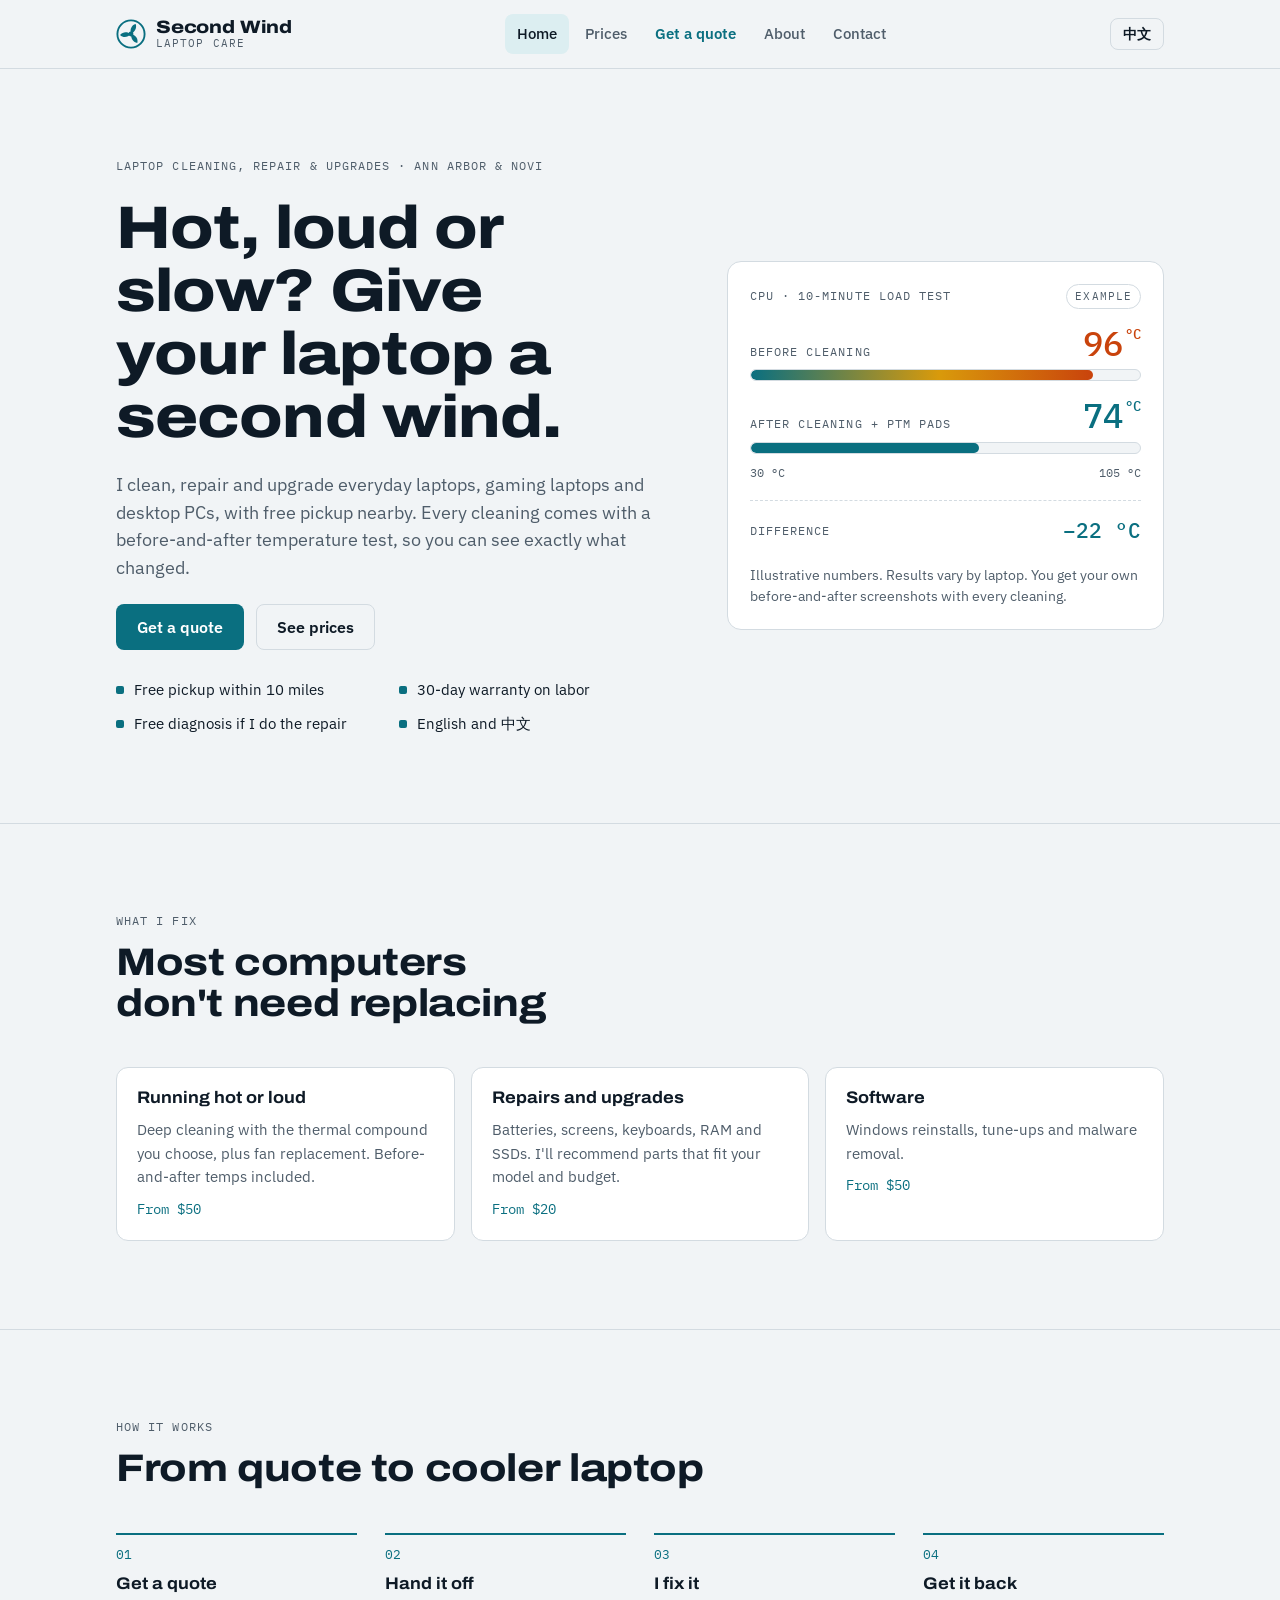
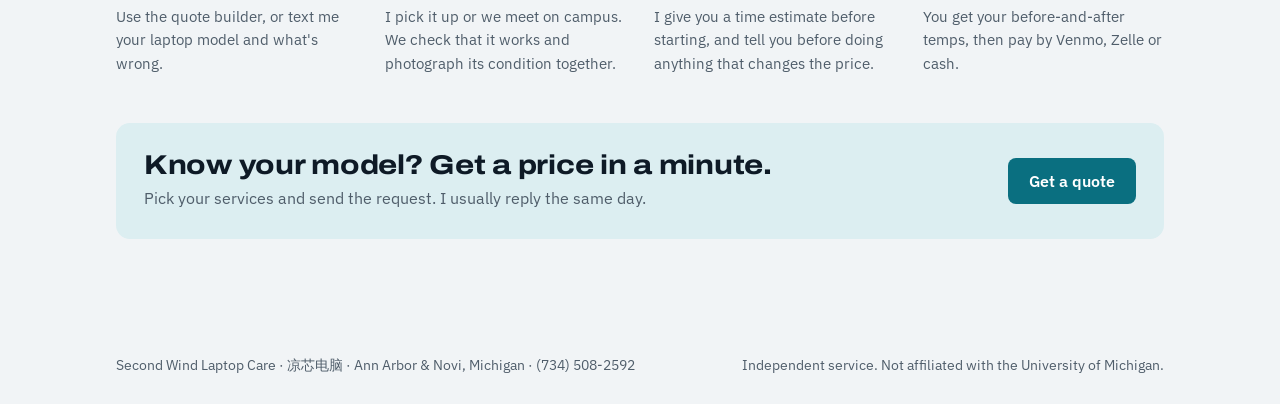
<file: index.html>
<!doctype html>
<html lang="en">
<head>
<meta charset="utf-8">
<meta name="viewport" content="width=device-width, initial-scale=1, viewport-fit=cover">
<title>Second Wind Laptop Care</title>
<meta name="description" content="Laptop and PC cleaning, repair and upgrades in Ann Arbor and Novi, Michigan. Free pickup nearby, before-and-after temperature tests, English and Chinese.">
<link rel="preconnect" href="https://fonts.googleapis.com">
<link rel="preconnect" href="https://fonts.gstatic.com" crossorigin>
<link rel="stylesheet" href="https://fonts.googleapis.com/css2?family=Archivo:wdth,wght@62..125,100..900&family=IBM+Plex+Mono:wght@400;500&family=IBM+Plex+Sans:wght@400;500;600&display=swap">
<link rel="stylesheet" href="assets/site.css">
</head>
<body data-page="home">
<header class="top">
  <div class="wrap top-row">
    <a class="brand" href="index.html" aria-label="Second Wind Laptop Care, home">
      <svg viewBox="0 0 32 32" width="30" height="30" aria-hidden="true">
        <circle cx="16" cy="16" r="14.5" fill="none" stroke="currentColor" stroke-width="2"/>
        <g fill="currentColor">
          <path d="M16 16C14.6 11 16.4 6.6 21 5.4C22.4 9.6 20.4 13.6 16 16Z"/>
          <path d="M16 16C14.6 11 16.4 6.6 21 5.4C22.4 9.6 20.4 13.6 16 16Z" transform="rotate(120 16 16)"/>
          <path d="M16 16C14.6 11 16.4 6.6 21 5.4C22.4 9.6 20.4 13.6 16 16Z" transform="rotate(240 16 16)"/>
        </g>
        <circle cx="16" cy="16" r="2.6" fill="currentColor"/>
      </svg>
      <span class="brand-name"><span class="en">Second Wind</span><span class="zh">凉芯电脑</span><small><span class="en">Laptop Care</span><span class="zh">Second Wind Laptop Care</span></small></span>
    </a>
    <nav class="nav" aria-label="Main">
      <a href="index.html" data-page="home"><span class="en">Home</span><span class="zh">首页</span></a>
      <a href="prices.html" data-page="prices"><span class="en">Prices</span><span class="zh">价格</span></a>
      <a class="nav-cta" href="quote.html" data-page="quote"><span class="en">Get a quote</span><span class="zh">获取报价</span></a>
      <a href="about.html" data-page="about"><span class="en">About</span><span class="zh">关于</span></a>
      <a href="contact.html" data-page="contact"><span class="en">Contact</span><span class="zh">联系</span></a>
    </nav>
    <button class="ghost lang" id="langBtn" type="button" aria-label="Switch language / 切换语言">中文</button>
  </div>
</header>

<main>
<section class="band hero">
    <div class="wrap hero-grid">
      <div class="hero-copy">
        <p class="label"><span class="en">Laptop cleaning, repair &amp; upgrades · Ann Arbor &amp; Novi</span><span class="zh">笔记本清灰 · 维修 · 升级 · 安娜堡 &amp; Novi</span></p>
        <h1><span class="en">Hot, loud or slow? Give your laptop a second wind.</span><span class="zh">发烫、风扇吵、卡顿？让你的电脑重新凉下来。</span></h1>
        <p class="lede"><span class="en">I clean, repair and upgrade everyday laptops, gaming laptops and desktop PCs, with free pickup nearby. Every cleaning comes with a before-and-after temperature test, so you can see exactly what changed.</span><span class="zh">普通笔记本、游戏本和台式机的清灰、维修和升级，附近免费上门取送。每次清灰都会做前后温度对比测试，效果一目了然。</span></p>
        <div class="cta-row">
          <a class="btn big" href="quote.html"><span class="en">Get a quote</span><span class="zh">在线估价</span></a>
          <a class="ghost big" href="prices.html"><span class="en">See prices</span><span class="zh">查看价格</span></a>
        </div>
        <ul class="trust">
          <li><span class="en">Free pickup within 10 miles</span><span class="zh">10 英里内免费取送</span></li>
          <li><span class="en">30-day warranty on labor</span><span class="zh">人工保修 30 天</span></li>
          <li><span class="en">Free diagnosis if I do the repair</span><span class="zh">修好才收检测费</span></li>
          <li><span class="en">English and 中文</span><span class="zh">中英文都可以沟通</span></li>
        </ul>
      </div>

      <aside class="readout" aria-label="Example before-and-after temperature readout">
        <div class="ro-head">
          <span class="label"><span class="en">CPU · 10-minute load test</span><span class="zh">CPU · 10 分钟满载测试</span></span>
          <span class="tag"><span class="en">EXAMPLE</span><span class="zh">示例</span></span>
        </div>
        <div class="ro-row">
          <div class="ro-top"><span class="label"><span class="en">Before cleaning</span><span class="zh">清灰前</span></span><span class="ro-temp hot">96<sup>°C</sup></span></div>
          <div class="track"><div class="fill hot"></div></div>
        </div>
        <div class="ro-row">
          <div class="ro-top"><span class="label"><span class="en">After cleaning + PTM pads</span><span class="zh">清灰 + 相变片后</span></span><span class="ro-temp cold">74<sup>°C</sup></span></div>
          <div class="track"><div class="fill cold"></div></div>
        </div>
        <div class="ro-scale"><span>30 °C</span><span>105 °C</span></div>
        <div class="ro-delta">
          <span class="label"><span class="en">Difference</span><span class="zh">降温</span></span>
          <strong>−22 °C</strong>
        </div>
        <p class="ro-cap"><span class="en">Illustrative numbers. Results vary by laptop. You get your own before-and-after screenshots with every cleaning.</span><span class="zh">示例数据，实际效果因机型而异。每次清灰都会给你前后对比截图。</span></p>
      </aside>
    </div>
  </section>

  <section class="band">
    <div class="wrap">
      <div class="section-head">
        <p class="label"><span class="en">What I fix</span><span class="zh">服务内容</span></p>
        <h2><span class="en">Most computers don't need replacing</span><span class="zh">大多数电脑其实不用换新</span></h2>
      </div>
      <div class="fix-grid">
        <a class="fix" href="prices.html">
          <h3><span class="en">Running hot or loud</span><span class="zh">发烫、噪音大</span></h3>
          <p><span class="en">Deep cleaning with the thermal compound you choose, plus fan replacement. Before-and-after temps included.</span><span class="zh">深度清灰、导热材料可自选，也可以更换风扇，附前后温度对比。</span></p>
          <span class="from" data-from="clean"></span>
        </a>
        <a class="fix" href="prices.html">
          <h3><span class="en">Repairs and upgrades</span><span class="zh">维修和升级</span></h3>
          <p><span class="en">Batteries, screens, keyboards, RAM and SSDs. I'll recommend parts that fit your model and budget.</span><span class="zh">电池、屏幕、键盘、内存和固态。我会按你的机型和预算推荐配件。</span></p>
          <span class="from" data-from="ram,clone,wifi,fan,battery,screen,keyboard,speaker,port"></span>
        </a>
        <a class="fix" href="prices.html">
          <h3><span class="en">Software</span><span class="zh">系统软件</span></h3>
          <p><span class="en">Windows reinstalls, tune-ups and malware removal.</span><span class="zh">重装系统、优化和清除病毒。</span></p>
          <span class="from" data-from="windows,malware"></span>
        </a>
      </div>
    </div>
  </section>

  <section class="band">
    <div class="wrap">
      <div class="section-head">
        <p class="label"><span class="en">How it works</span><span class="zh">服务流程</span></p>
        <h2><span class="en">From quote to cooler laptop</span><span class="zh">从报价到修好</span></h2>
      </div>
      <ol class="steps">
        <li><h3><span class="en">Get a quote</span><span class="zh">获取报价</span></h3><p><span class="en">Use the quote builder, or text me your laptop model and what's wrong.</span><span class="zh">用在线估价工具，或直接把电脑型号和问题发给我。</span></p></li>
        <li><h3><span class="en">Hand it off</span><span class="zh">交接电脑</span></h3><p><span class="en">I pick it up or we meet on campus. We check that it works and photograph its condition together.</span><span class="zh">我上门取件或校园见面。交接时一起检查功能，并拍照记录外观。</span></p></li>
        <li><h3><span class="en">I fix it</span><span class="zh">维修</span></h3><p><span class="en">I give you a time estimate before starting, and tell you before doing anything that changes the price.</span><span class="zh">开始前告诉你预计时间，任何会改变价格的操作都会先问你。</span></p></li>
        <li><h3><span class="en">Get it back</span><span class="zh">取回电脑</span></h3><p><span class="en">You get your before-and-after temps, then pay by Venmo, Zelle or cash.</span><span class="zh">交付时附上前后温度对比，可以用 Venmo、Zelle 或现金付款。</span></p></li>
      </ol>
      <div class="cta-band" style="margin-top:clamp(32px,5vw,48px)">
        <div>
          <h2><span class="en">Know your model? Get a price in a minute.</span><span class="zh">知道型号？一分钟估价。</span></h2>
          <p><span class="en">Pick your services and send the request. I usually reply the same day.</span><span class="zh">选好服务并发送申请，一般当天回复。</span></p>
        </div>
        <a class="btn big" href="quote.html"><span class="en">Get a quote</span><span class="zh">在线估价</span></a>
      </div>
    </div>
  </section>
</main>

<footer class="foot">
  <div class="wrap">
    <span>Second Wind Laptop Care · 凉芯电脑 · Ann Arbor &amp; Novi, Michigan · (734) 508-2592</span>
    <span><span class="en">Independent service. Not affiliated with the University of Michigan.</span><span class="zh">个人独立经营，与密歇根大学无关。</span></span>
  </div>
</footer>
<script src="assets/site.js"></script>
</body>
</html>
</file>
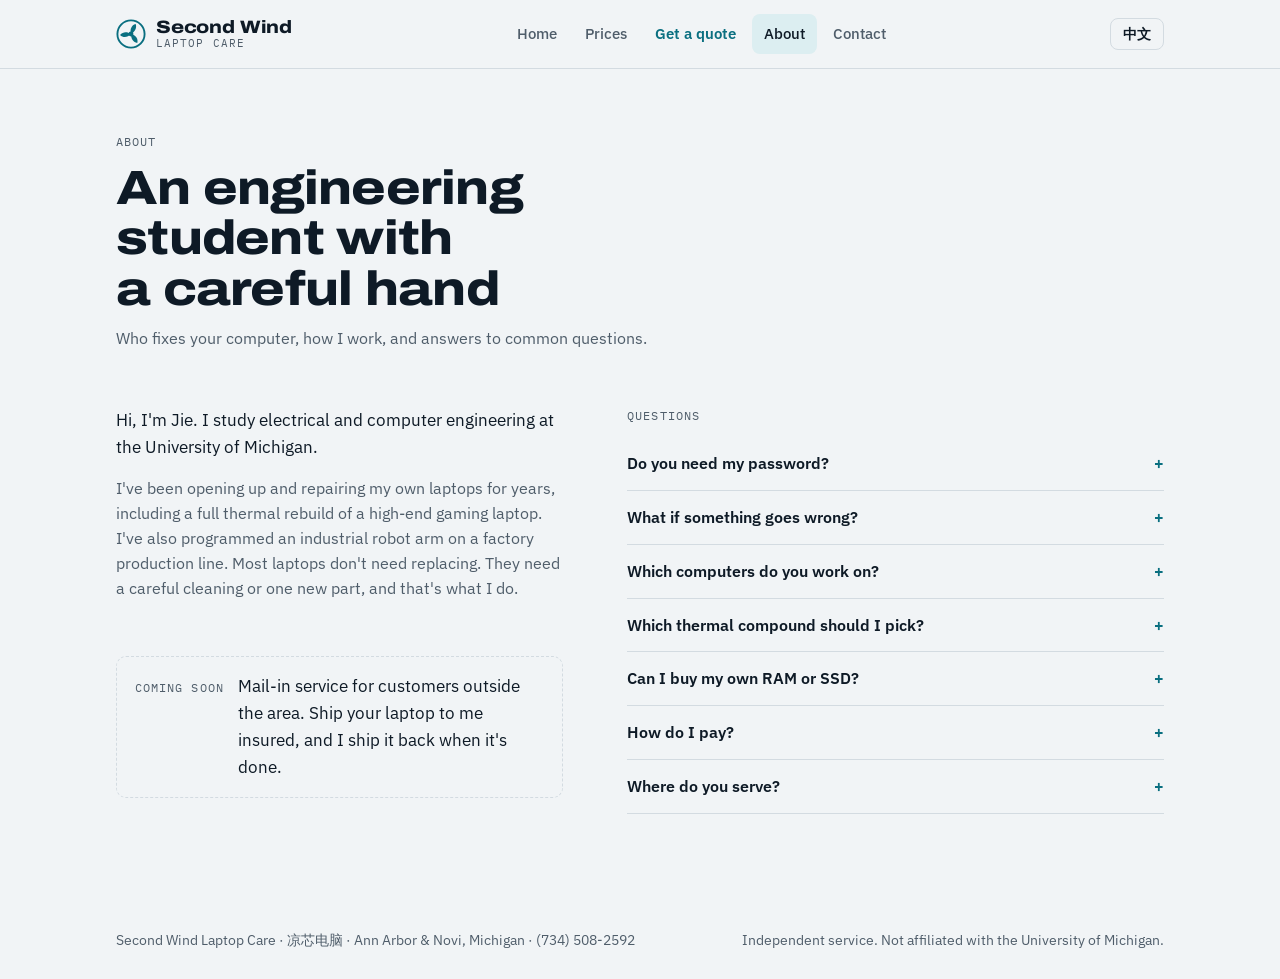
<file: about.html>
<!doctype html>
<html lang="en">
<head>
<meta charset="utf-8">
<meta name="viewport" content="width=device-width, initial-scale=1, viewport-fit=cover">
<title>About · Second Wind Laptop Care</title>
<meta name="description" content="Meet the University of Michigan engineering student behind Second Wind Laptop Care, plus answers to common repair questions.">
<link rel="preconnect" href="https://fonts.googleapis.com">
<link rel="preconnect" href="https://fonts.gstatic.com" crossorigin>
<link rel="stylesheet" href="https://fonts.googleapis.com/css2?family=Archivo:wdth,wght@62..125,100..900&family=IBM+Plex+Mono:wght@400;500&family=IBM+Plex+Sans:wght@400;500;600&display=swap">
<link rel="stylesheet" href="assets/site.css">
</head>
<body data-page="about">
<header class="top">
  <div class="wrap top-row">
    <a class="brand" href="index.html" aria-label="Second Wind Laptop Care, home">
      <svg viewBox="0 0 32 32" width="30" height="30" aria-hidden="true">
        <circle cx="16" cy="16" r="14.5" fill="none" stroke="currentColor" stroke-width="2"/>
        <g fill="currentColor">
          <path d="M16 16C14.6 11 16.4 6.6 21 5.4C22.4 9.6 20.4 13.6 16 16Z"/>
          <path d="M16 16C14.6 11 16.4 6.6 21 5.4C22.4 9.6 20.4 13.6 16 16Z" transform="rotate(120 16 16)"/>
          <path d="M16 16C14.6 11 16.4 6.6 21 5.4C22.4 9.6 20.4 13.6 16 16Z" transform="rotate(240 16 16)"/>
        </g>
        <circle cx="16" cy="16" r="2.6" fill="currentColor"/>
      </svg>
      <span class="brand-name"><span class="en">Second Wind</span><span class="zh">凉芯电脑</span><small><span class="en">Laptop Care</span><span class="zh">Second Wind Laptop Care</span></small></span>
    </a>
    <nav class="nav" aria-label="Main">
      <a href="index.html" data-page="home"><span class="en">Home</span><span class="zh">首页</span></a>
      <a href="prices.html" data-page="prices"><span class="en">Prices</span><span class="zh">价格</span></a>
      <a class="nav-cta" href="quote.html" data-page="quote"><span class="en">Get a quote</span><span class="zh">获取报价</span></a>
      <a href="about.html" data-page="about"><span class="en">About</span><span class="zh">关于</span></a>
      <a href="contact.html" data-page="contact"><span class="en">Contact</span><span class="zh">联系</span></a>
    </nav>
    <button class="ghost lang" id="langBtn" type="button" aria-label="Switch language / 切换语言">中文</button>
  </div>
</header>

<main>
<section class="page-head">
    <div class="wrap">
      <div class="section-head">
        <p class="label"><span class="en">About</span><span class="zh">关于</span></p>
        <h1><span class="en">An engineering student with a careful hand</span><span class="zh">认真细心的工科学生</span></h1>
        <p><span class="en">Who fixes your computer, how I work, and answers to common questions.</span><span class="zh">谁来修你的电脑、怎么修，以及常见问题。</span></p>
      </div>
    </div>
  </section>

  <section class="band">
    <div class="wrap split">
      <div class="about">
        <p><span class="en">Hi, I'm Jie. I study electrical and computer engineering at the University of Michigan.</span><span class="zh">你好，我是 Jie，在密歇根大学读电子与计算机工程。</span></p>
        <p><span class="en">I've been opening up and repairing my own laptops for years, including a full thermal rebuild of a high-end gaming laptop. I've also programmed an industrial robot arm on a factory production line. Most laptops don't need replacing. They need a careful cleaning or one new part, and that's what I do.</span><span class="zh">我自己拆修笔记本很多年了，包括给高端游戏本重新做散热。我也在工厂产线上给工业机械臂写过程序。大多数电脑其实不用换新，只需要认真清理一次或换一个配件，这正是我做的事。</span></p>
        <div class="mailin">
          <span class="label"><span class="en">Coming soon</span><span class="zh">即将推出</span></span>
          <p><span class="en">Mail-in service for customers outside the area. Ship your laptop to me insured, and I ship it back when it's done.</span><span class="zh">外地邮寄维修：把电脑保价寄给我，修好后寄回。</span></p>
        </div>
      </div>
      <div class="faq">
        <p class="label" style="margin-bottom:12px"><span class="en">Questions</span><span class="zh">常见问题</span></p>
        <details>
          <summary><span><span class="en">Do you need my password?</span><span class="zh">需要我的开机密码吗？</span></span></summary>
          <p><span class="en">No. I test with my own bootable USB drive, so your account stays private. Please back up important files before any repair.</span><span class="zh">不需要。我用自己的启动 U 盘做测试，不会碰你的账户。维修前请备份重要资料。</span></p>
        </details>
        <details>
          <summary><span><span class="en">What if something goes wrong?</span><span class="zh">如果修坏了怎么办？</span></span></summary>
          <p><span class="en">We check and photograph your laptop together before I start. If I damage something, I repair it or pay for it.</span><span class="zh">开始前我们会一起检查并拍照记录。如果是我造成的损坏，我负责修好或赔偿。</span></p>
        </details>
        <details>
          <summary><span><span class="en">Which computers do you work on?</span><span class="zh">修哪些电脑？</span></span></summary>
          <p><span class="en">Windows laptops and desktop PCs, from everyday laptops to gaming laptops like Alienware, Lenovo Legion, ASUS ROG, MSI and HP Omen. Harder-to-open models cost more, as shown on the Prices page. I don't take MacBooks yet.</span><span class="zh">Windows 笔记本和台式机，从普通笔记本到外星人、拯救者、ROG、微星、暗影精灵等游戏本都可以。越难拆的机型价格越高，详见价格页。暂时不修 MacBook。</span></p>
        </details>
        <details>
          <summary><span><span class="en">Which thermal compound should I pick?</span><span class="zh">导热材料选哪种？</span></span></summary>
          <p><span class="en">Standard paste is fine for most computers. For gaming laptops that run hot every day, a phase-change pad lasts much longer. If you're not sure, pick “Not sure” and I'll recommend one.</span><span class="zh">大多数电脑用标准硅脂就够了。每天高负载的游戏本更适合相变片，耐用得多。不确定就选“不确定”，我来推荐。</span></p>
        </details>
        <details>
          <summary><span><span class="en">Can I buy my own RAM or SSD?</span><span class="zh">可以自己买内存或固态吗？</span></span></summary>
          <p><span class="en">Yes. Ask me first and I'll recommend parts that fit your model and budget, for free. You can buy them yourself, or I'll buy them for you at cost after a deposit.</span><span class="zh">可以。先问我，我会免费推荐适合你机型和预算的配件。你可以自己买，也可以付定金后由我按成本价代购。</span></p>
        </details>
        <details>
          <summary><span><span class="en">How do I pay?</span><span class="zh">怎么付款？</span></span></summary>
          <p><span class="en">After the work is done, by Venmo, Zelle or cash. Jobs that need a part take a deposit before I order it.</span><span class="zh">修好后用 Venmo、Zelle 或现金付款。需要买配件的，订货前先付定金。</span></p>
        </details>
        <details>
          <summary><span><span class="en">Where do you serve?</span><span class="zh">服务范围？</span></span></summary>
          <p><span class="en">Ann Arbor, Ypsilanti and Novi. Pickup is free within 10 miles, or we can meet on campus.</span><span class="zh">安娜堡、Ypsilanti 和 Novi。10 英里内免费上门，也可以在校园见面。</span></p>
        </details>
      </div>
    </div>
  </section>
</main>

<footer class="foot">
  <div class="wrap">
    <span>Second Wind Laptop Care · 凉芯电脑 · Ann Arbor &amp; Novi, Michigan · (734) 508-2592</span>
    <span><span class="en">Independent service. Not affiliated with the University of Michigan.</span><span class="zh">个人独立经营，与密歇根大学无关。</span></span>
  </div>
</footer>
<script src="assets/site.js"></script>
</body>
</html>
</file>
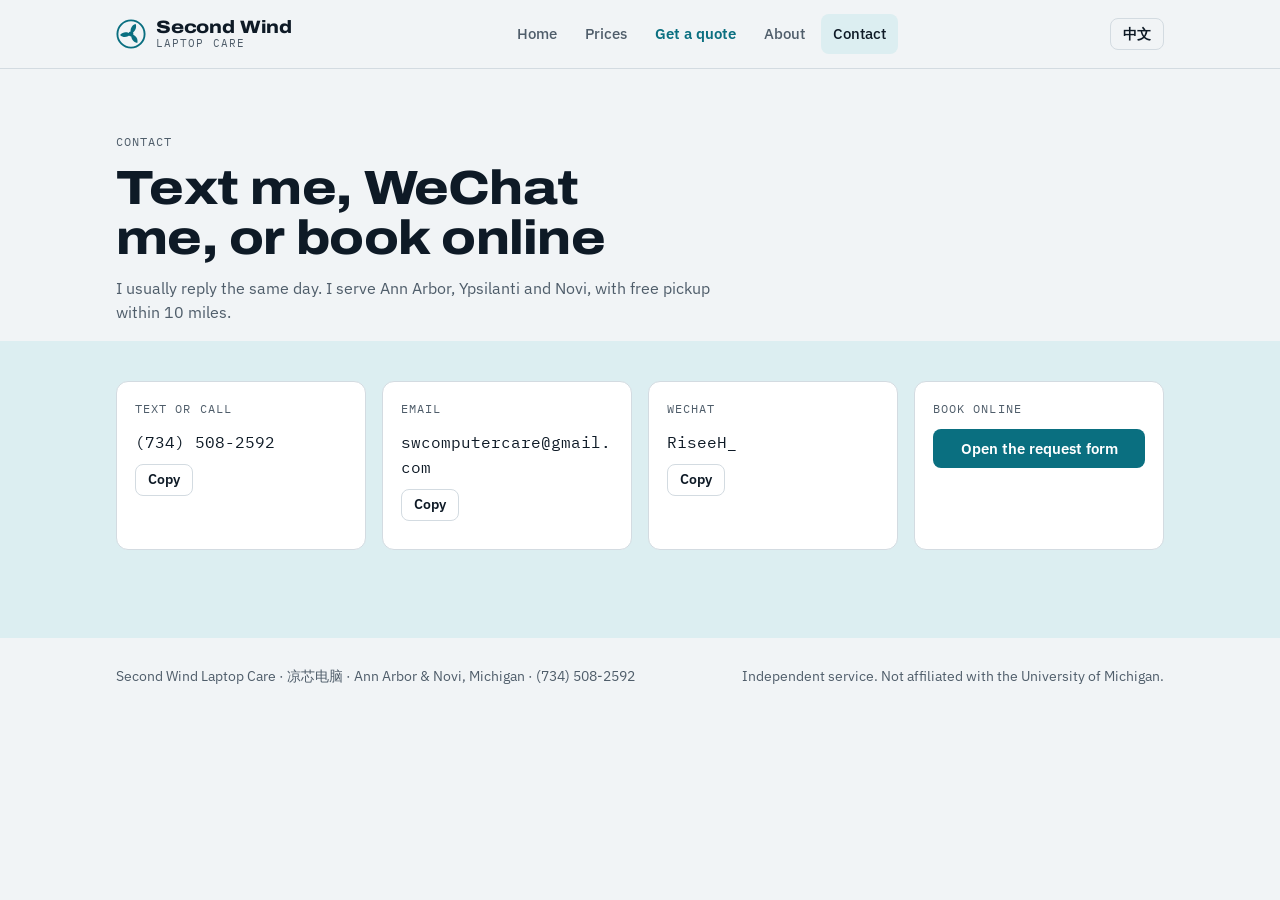
<file: contact.html>
<!doctype html>
<html lang="en">
<head>
<meta charset="utf-8">
<meta name="viewport" content="width=device-width, initial-scale=1, viewport-fit=cover">
<title>Contact · Second Wind Laptop Care</title>
<meta name="description" content="Contact Second Wind Laptop Care by text, phone, email or WeChat, or book a repair online. Ann Arbor, Ypsilanti and Novi.">
<link rel="preconnect" href="https://fonts.googleapis.com">
<link rel="preconnect" href="https://fonts.gstatic.com" crossorigin>
<link rel="stylesheet" href="https://fonts.googleapis.com/css2?family=Archivo:wdth,wght@62..125,100..900&family=IBM+Plex+Mono:wght@400;500&family=IBM+Plex+Sans:wght@400;500;600&display=swap">
<link rel="stylesheet" href="assets/site.css">
</head>
<body data-page="contact">
<header class="top">
  <div class="wrap top-row">
    <a class="brand" href="index.html" aria-label="Second Wind Laptop Care, home">
      <svg viewBox="0 0 32 32" width="30" height="30" aria-hidden="true">
        <circle cx="16" cy="16" r="14.5" fill="none" stroke="currentColor" stroke-width="2"/>
        <g fill="currentColor">
          <path d="M16 16C14.6 11 16.4 6.6 21 5.4C22.4 9.6 20.4 13.6 16 16Z"/>
          <path d="M16 16C14.6 11 16.4 6.6 21 5.4C22.4 9.6 20.4 13.6 16 16Z" transform="rotate(120 16 16)"/>
          <path d="M16 16C14.6 11 16.4 6.6 21 5.4C22.4 9.6 20.4 13.6 16 16Z" transform="rotate(240 16 16)"/>
        </g>
        <circle cx="16" cy="16" r="2.6" fill="currentColor"/>
      </svg>
      <span class="brand-name"><span class="en">Second Wind</span><span class="zh">凉芯电脑</span><small><span class="en">Laptop Care</span><span class="zh">Second Wind Laptop Care</span></small></span>
    </a>
    <nav class="nav" aria-label="Main">
      <a href="index.html" data-page="home"><span class="en">Home</span><span class="zh">首页</span></a>
      <a href="prices.html" data-page="prices"><span class="en">Prices</span><span class="zh">价格</span></a>
      <a class="nav-cta" href="quote.html" data-page="quote"><span class="en">Get a quote</span><span class="zh">获取报价</span></a>
      <a href="about.html" data-page="about"><span class="en">About</span><span class="zh">关于</span></a>
      <a href="contact.html" data-page="contact"><span class="en">Contact</span><span class="zh">联系</span></a>
    </nav>
    <button class="ghost lang" id="langBtn" type="button" aria-label="Switch language / 切换语言">中文</button>
  </div>
</header>

<main>
<section class="page-head">
    <div class="wrap">
      <div class="section-head">
        <p class="label"><span class="en">Contact</span><span class="zh">联系我</span></p>
        <h1><span class="en">Text me, WeChat me, or book online</span><span class="zh">短信、微信或在线预约</span></h1>
        <p><span class="en">I usually reply the same day. I serve Ann Arbor, Ypsilanti and Novi, with free pickup within 10 miles.</span><span class="zh">一般当天回复。服务安娜堡、Ypsilanti 和 Novi，10 英里内免费上门取送。</span></p>
      </div>
    </div>
  </section>

  <section class="band contact">
    <div class="wrap">
      <div class="contact-grid" id="contactGrid"></div>
    </div>
  </section>
</main>

<footer class="foot">
  <div class="wrap">
    <span>Second Wind Laptop Care · 凉芯电脑 · Ann Arbor &amp; Novi, Michigan · (734) 508-2592</span>
    <span><span class="en">Independent service. Not affiliated with the University of Michigan.</span><span class="zh">个人独立经营，与密歇根大学无关。</span></span>
  </div>
</footer>
<script src="assets/site.js"></script>
</body>
</html>
</file>
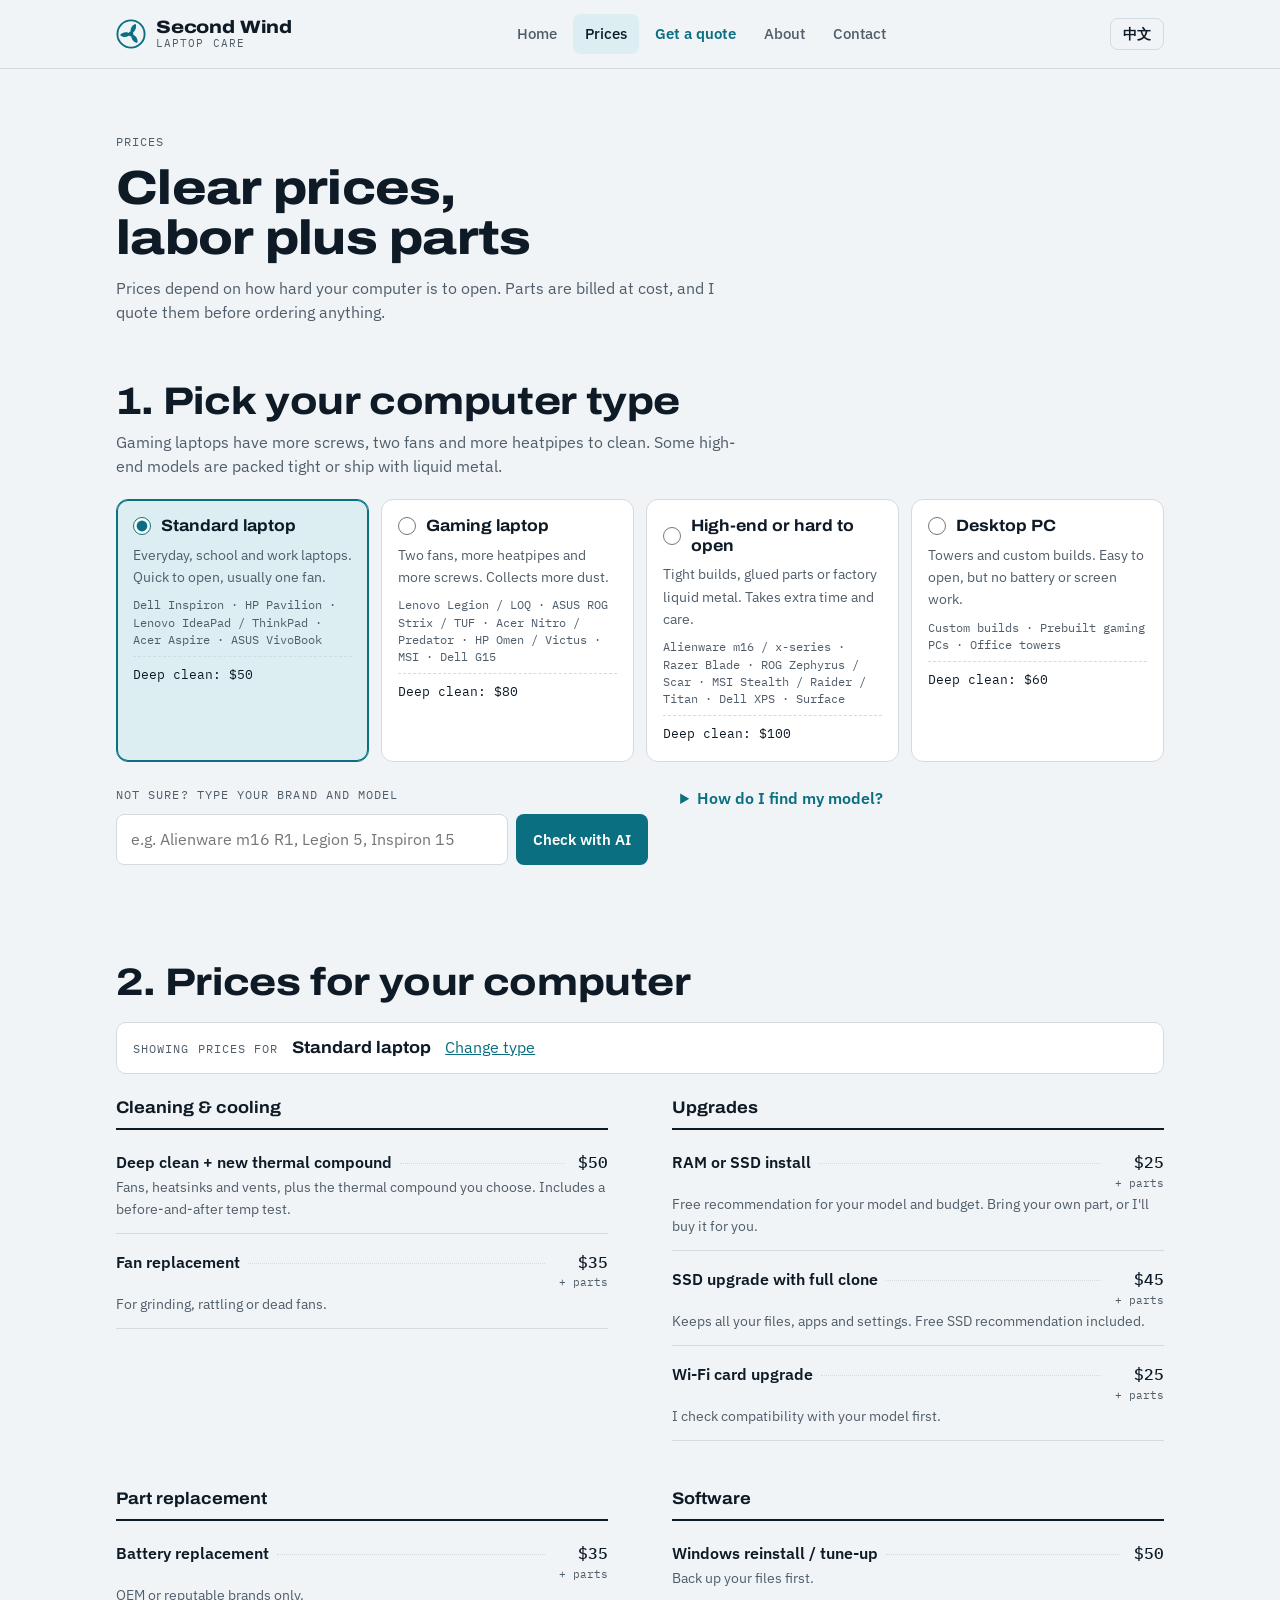
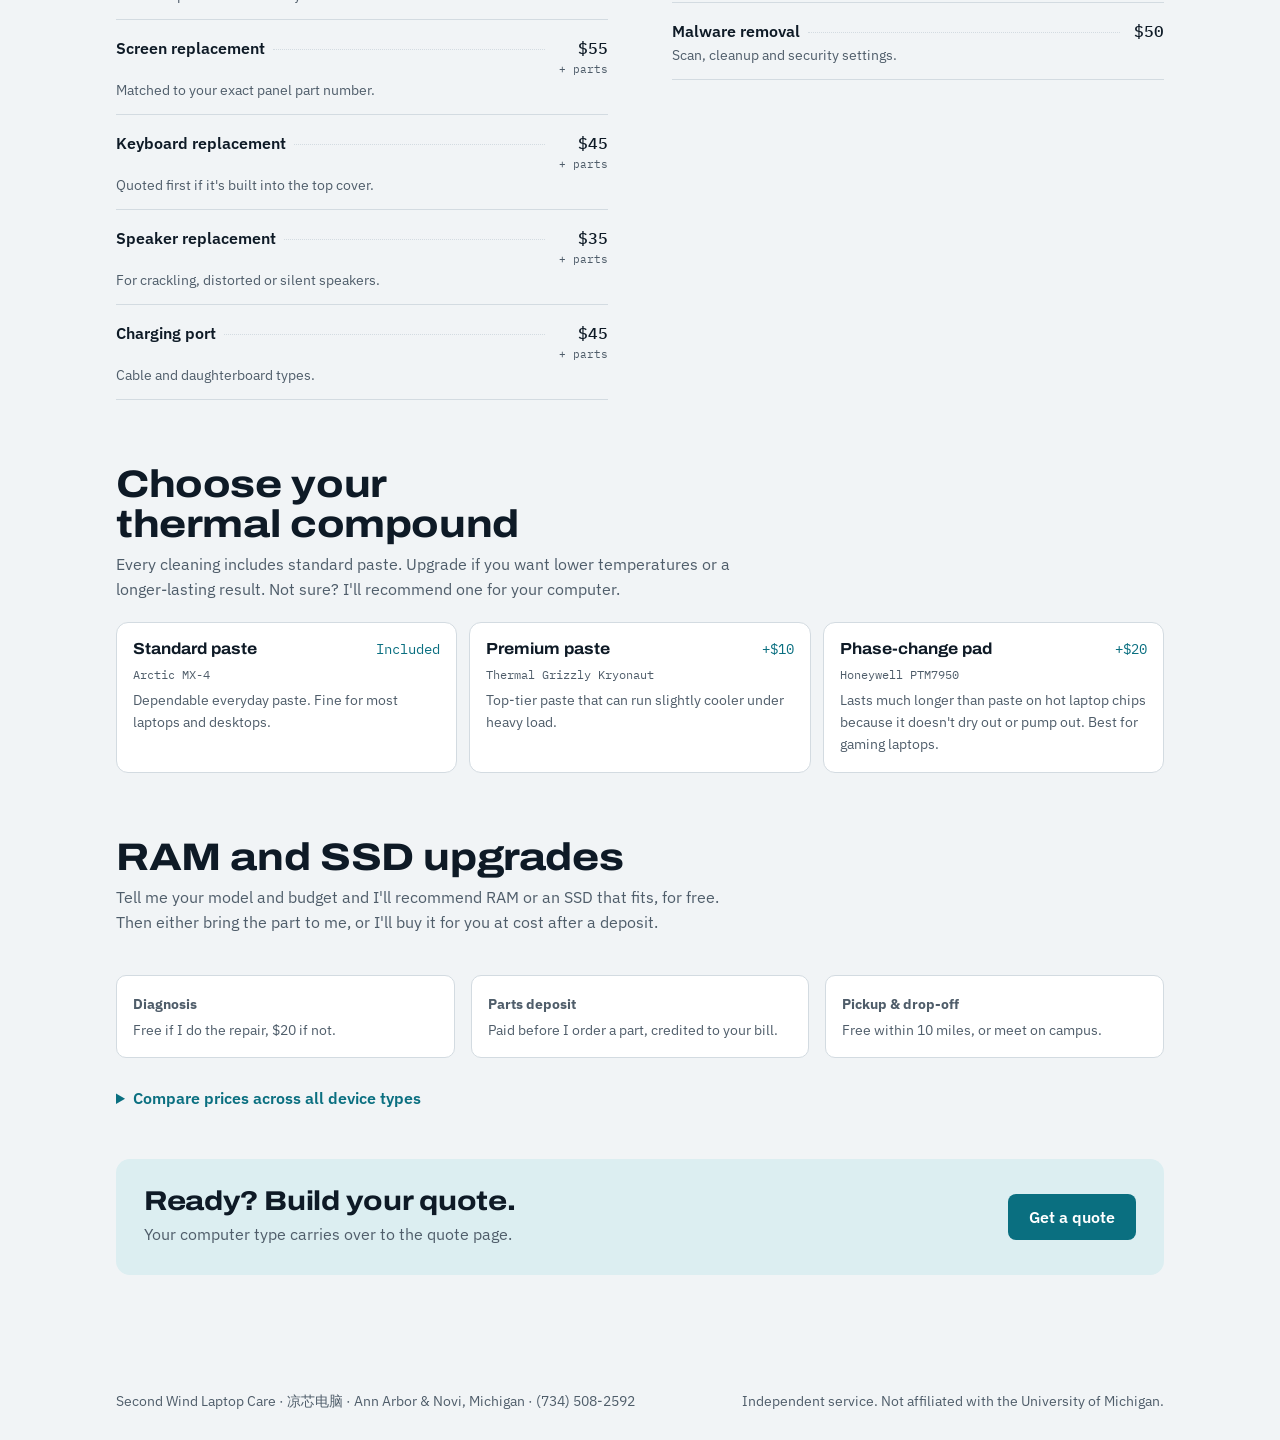
<file: prices.html>
<!doctype html>
<html lang="en">
<head>
<meta charset="utf-8">
<meta name="viewport" content="width=device-width, initial-scale=1, viewport-fit=cover">
<title>Prices · Second Wind Laptop Care</title>
<meta name="description" content="Laptop and PC repair prices by device type: standard, gaming, high-end and desktop. Thermal compound options and free RAM and SSD recommendations.">
<link rel="preconnect" href="https://fonts.googleapis.com">
<link rel="preconnect" href="https://fonts.gstatic.com" crossorigin>
<link rel="stylesheet" href="https://fonts.googleapis.com/css2?family=Archivo:wdth,wght@62..125,100..900&family=IBM+Plex+Mono:wght@400;500&family=IBM+Plex+Sans:wght@400;500;600&display=swap">
<link rel="stylesheet" href="assets/site.css">
</head>
<body data-page="prices">
<header class="top">
  <div class="wrap top-row">
    <a class="brand" href="index.html" aria-label="Second Wind Laptop Care, home">
      <svg viewBox="0 0 32 32" width="30" height="30" aria-hidden="true">
        <circle cx="16" cy="16" r="14.5" fill="none" stroke="currentColor" stroke-width="2"/>
        <g fill="currentColor">
          <path d="M16 16C14.6 11 16.4 6.6 21 5.4C22.4 9.6 20.4 13.6 16 16Z"/>
          <path d="M16 16C14.6 11 16.4 6.6 21 5.4C22.4 9.6 20.4 13.6 16 16Z" transform="rotate(120 16 16)"/>
          <path d="M16 16C14.6 11 16.4 6.6 21 5.4C22.4 9.6 20.4 13.6 16 16Z" transform="rotate(240 16 16)"/>
        </g>
        <circle cx="16" cy="16" r="2.6" fill="currentColor"/>
      </svg>
      <span class="brand-name"><span class="en">Second Wind</span><span class="zh">凉芯电脑</span><small><span class="en">Laptop Care</span><span class="zh">Second Wind Laptop Care</span></small></span>
    </a>
    <nav class="nav" aria-label="Main">
      <a href="index.html" data-page="home"><span class="en">Home</span><span class="zh">首页</span></a>
      <a href="prices.html" data-page="prices"><span class="en">Prices</span><span class="zh">价格</span></a>
      <a class="nav-cta" href="quote.html" data-page="quote"><span class="en">Get a quote</span><span class="zh">获取报价</span></a>
      <a href="about.html" data-page="about"><span class="en">About</span><span class="zh">关于</span></a>
      <a href="contact.html" data-page="contact"><span class="en">Contact</span><span class="zh">联系</span></a>
    </nav>
    <button class="ghost lang" id="langBtn" type="button" aria-label="Switch language / 切换语言">中文</button>
  </div>
</header>

<main>
<section class="page-head">
    <div class="wrap">
      <div class="section-head">
        <p class="label"><span class="en">Prices</span><span class="zh">价格</span></p>
        <h1><span class="en">Clear prices, labor plus parts</span><span class="zh">价格透明：人工费 + 配件费</span></h1>
        <p><span class="en">Prices depend on how hard your computer is to open. Parts are billed at cost, and I quote them before ordering anything.</span><span class="zh">价格按电脑拆装难度分档。配件按成本价收取，下单前会先报价确认。</span></p>
      </div>
    </div>
  </section>

  <section class="band">
    <div class="wrap">
      <div class="block">
        <div class="sub-head">
          <h2><span class="en">1. Pick your computer type</span><span class="zh">1. 选择电脑类型</span></h2>
          <p><span class="en">Gaming laptops have more screws, two fans and more heatpipes to clean. Some high-end models are packed tight or ship with liquid metal.</span><span class="zh">游戏本螺丝更多、双风扇、热管更多；部分高端机型结构紧凑或出厂使用液金。</span></p>
        </div>
        <fieldset class="tiers" id="tierList">
          <legend class="sr">Device type</legend>
        </fieldset>
      <div class="finder">
        <div class="finder-main">
          <label class="field" for="devModel">
            <span class="label"><span class="en">Not sure? Type your brand and model</span><span class="zh">不确定？输入品牌和型号</span></span>
          </label>
          <div class="ai-row">
            <input id="devModel" type="text" autocomplete="off" placeholder="e.g. Alienware m16 R1, Legion 5, Inspiron 15">
            <button class="btn" id="aiBtn" type="button" hidden><span class="en">Check with AI</span><span class="zh">AI 识别</span></button>
          </div>
          <p class="dev-result" id="devResult" role="status"></p>
        </div>
        <details class="howto">
          <summary><span class="en">How do I find my model?</span><span class="zh">怎么查看电脑型号？</span></summary>
          <ol>
            <li><span class="en">Press the Windows key, type <b>System Information</b> (or <b>msinfo32</b>) and open it.</span><span class="zh">按 Windows 键，搜索 <b>系统信息</b>（或 <b>msinfo32</b>）并打开。</span></li>
            <li><span class="en"><b>System Model</b> is your computer's model. <b>BaseBoard Product</b> is the motherboard model.</span><span class="zh"><b>系统型号</b> 就是电脑型号，<b>主板产品</b> 是主板型号。</span></li>
            <li><span class="en">Or check the sticker on the bottom of the laptop, or the box it came in.</span><span class="zh">也可以看笔记本底部的标签或包装盒。</span></li>
            <li><span class="en">Desktops: check the label on the case. For a custom build, send me the motherboard model.</span><span class="zh">台式机看机箱上的标签；组装机请发主板型号。</span></li>
          </ol>
        </details>
      </div>
      </div>

      <div class="block">
        <div class="sub-head">
          <h2><span class="en">2. Prices for your computer</span><span class="zh">2. 对应价格</span></h2>
        </div>
        <p class="tier-now"><span class="label"><span class="en">Showing prices for</span><span class="zh">当前价格档</span></span><strong id="tierNow"></strong><a href="#tierList"><span class="en">Change type</span><span class="zh">更改类型</span></a></p>
        <div class="svc-groups" id="svcGroups"></div>
        <p class="tier-note" id="tierNote"></p>
      </div>

      <div class="block">
        <div class="sub-head">
          <h2><span class="en">Choose your thermal compound</span><span class="zh">自选导热材料</span></h2>
          <p><span class="en">Every cleaning includes standard paste. Upgrade if you want lower temperatures or a longer-lasting result. Not sure? I'll recommend one for your computer.</span><span class="zh">每次清灰都包含标准硅脂。想要更低温度或更持久的效果可以升级。不确定的话我会按你的电脑推荐。</span></p>
        </div>
        <div class="options" id="compoundList"></div>
      </div>

      <div class="block">
        <div class="sub-head">
          <h2><span class="en">RAM and SSD upgrades</span><span class="zh">内存和固态升级</span></h2>
          <p><span class="en">Tell me your model and budget and I'll recommend RAM or an SSD that fits, for free. Then either bring the part to me, or I'll buy it for you at cost after a deposit.</span><span class="zh">告诉我你的型号和预算，我免费推荐兼容的内存或固态。你可以自己买好交给我，也可以付定金后由我按成本价代购。</span></p>
        </div>
      </div>

      <div class="fine">
        <div><strong><span class="en">Diagnosis</span><span class="zh">检测</span></strong><span><span class="en">Free if I do the repair, $20 if not.</span><span class="zh">维修则免费，不修收 $20。</span></span></div>
        <div><strong><span class="en">Parts deposit</span><span class="zh">配件定金</span></strong><span><span class="en">Paid before I order a part, credited to your bill.</span><span class="zh">订配件前先付定金，最后从总价中扣除。</span></span></div>
        <div><strong><span class="en">Pickup &amp; drop-off</span><span class="zh">上门取送</span></strong><span><span class="en">Free within 10 miles, or meet on campus.</span><span class="zh">10 英里内免费，也可以在校园见面交接。</span></span></div>
      </div>
      <details class="compare">
        <summary><span class="en">Compare prices across all device types</span><span class="zh">对比所有类型的价格</span></summary>
        <div class="table-wrap"><table class="cmp" id="cmpTable"></table></div>
        <p class="hint"><span class="en">Labor prices in USD. “—” means not offered for that type.</span><span class="zh">以上为人工费（美元）。“—” 表示该类型不提供此服务。</span></p>
      </details>

      <div class="cta-band" style="margin-top:clamp(32px,5vw,48px)">
        <div>
          <h2><span class="en">Ready? Build your quote.</span><span class="zh">准备好了？在线估价。</span></h2>
          <p><span class="en">Your computer type carries over to the quote page.</span><span class="zh">你选的电脑类型会自动带到估价页。</span></p>
        </div>
        <a class="btn big" href="quote.html"><span class="en">Get a quote</span><span class="zh">在线估价</span></a>
      </div>
    </div>
  </section>
</main>

<footer class="foot">
  <div class="wrap">
    <span>Second Wind Laptop Care · 凉芯电脑 · Ann Arbor &amp; Novi, Michigan · (734) 508-2592</span>
    <span><span class="en">Independent service. Not affiliated with the University of Michigan.</span><span class="zh">个人独立经营，与密歇根大学无关。</span></span>
  </div>
</footer>
<script src="assets/site.js"></script>
</body>
</html>
</file>
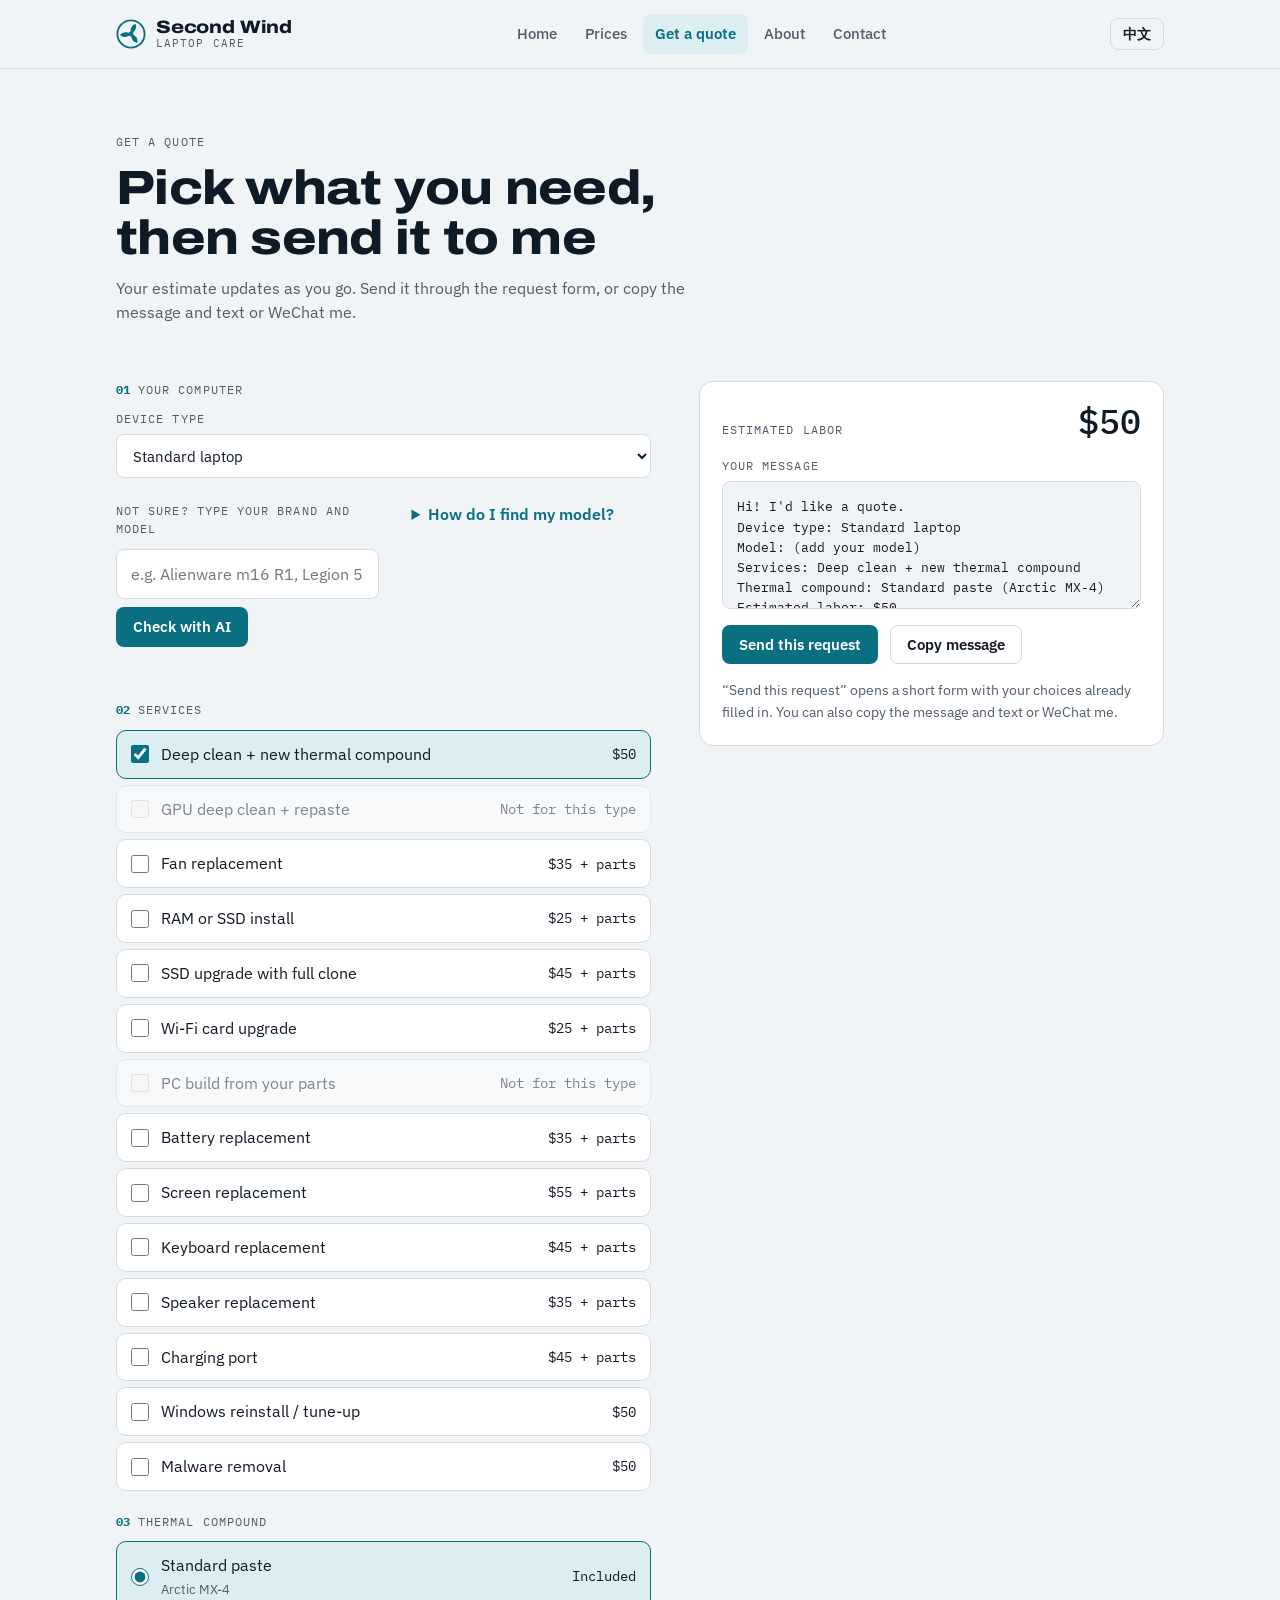
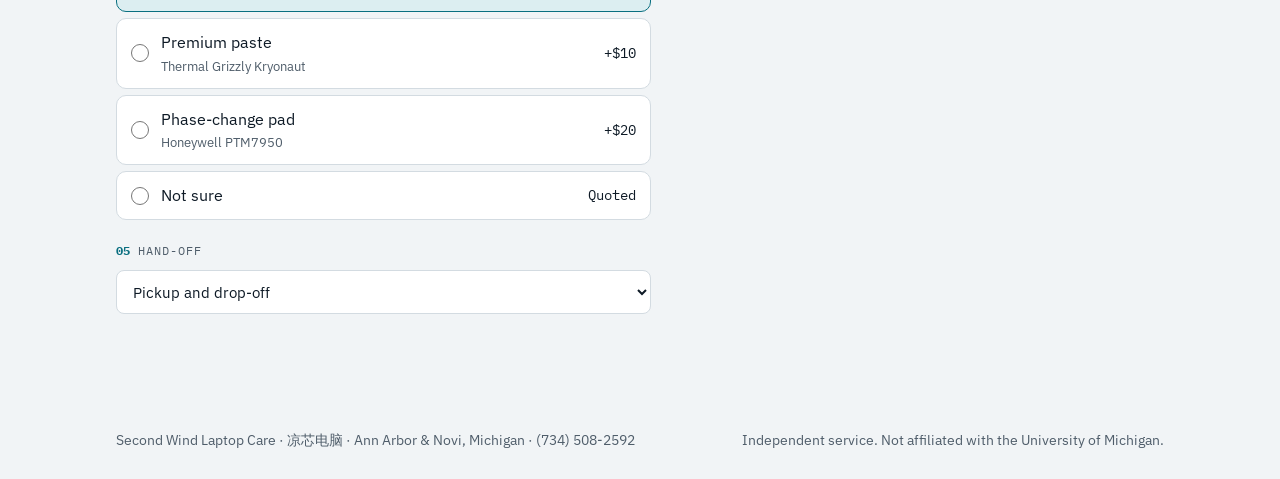
<file: quote.html>
<!doctype html>
<html lang="en">
<head>
<meta charset="utf-8">
<meta name="viewport" content="width=device-width, initial-scale=1, viewport-fit=cover">
<title>Get a Quote · Second Wind Laptop Care</title>
<meta name="description" content="Build a repair quote for your laptop or PC: pick your device type, services, thermal compound and parts, then send the request.">
<link rel="preconnect" href="https://fonts.googleapis.com">
<link rel="preconnect" href="https://fonts.gstatic.com" crossorigin>
<link rel="stylesheet" href="https://fonts.googleapis.com/css2?family=Archivo:wdth,wght@62..125,100..900&family=IBM+Plex+Mono:wght@400;500&family=IBM+Plex+Sans:wght@400;500;600&display=swap">
<link rel="stylesheet" href="assets/site.css">
</head>
<body data-page="quote">
<header class="top">
  <div class="wrap top-row">
    <a class="brand" href="index.html" aria-label="Second Wind Laptop Care, home">
      <svg viewBox="0 0 32 32" width="30" height="30" aria-hidden="true">
        <circle cx="16" cy="16" r="14.5" fill="none" stroke="currentColor" stroke-width="2"/>
        <g fill="currentColor">
          <path d="M16 16C14.6 11 16.4 6.6 21 5.4C22.4 9.6 20.4 13.6 16 16Z"/>
          <path d="M16 16C14.6 11 16.4 6.6 21 5.4C22.4 9.6 20.4 13.6 16 16Z" transform="rotate(120 16 16)"/>
          <path d="M16 16C14.6 11 16.4 6.6 21 5.4C22.4 9.6 20.4 13.6 16 16Z" transform="rotate(240 16 16)"/>
        </g>
        <circle cx="16" cy="16" r="2.6" fill="currentColor"/>
      </svg>
      <span class="brand-name"><span class="en">Second Wind</span><span class="zh">凉芯电脑</span><small><span class="en">Laptop Care</span><span class="zh">Second Wind Laptop Care</span></small></span>
    </a>
    <nav class="nav" aria-label="Main">
      <a href="index.html" data-page="home"><span class="en">Home</span><span class="zh">首页</span></a>
      <a href="prices.html" data-page="prices"><span class="en">Prices</span><span class="zh">价格</span></a>
      <a class="nav-cta" href="quote.html" data-page="quote"><span class="en">Get a quote</span><span class="zh">获取报价</span></a>
      <a href="about.html" data-page="about"><span class="en">About</span><span class="zh">关于</span></a>
      <a href="contact.html" data-page="contact"><span class="en">Contact</span><span class="zh">联系</span></a>
    </nav>
    <button class="ghost lang" id="langBtn" type="button" aria-label="Switch language / 切换语言">中文</button>
  </div>
</header>

<main>
<section class="page-head">
    <div class="wrap">
      <div class="section-head">
        <p class="label"><span class="en">Get a quote</span><span class="zh">获取报价</span></p>
        <h1><span class="en">Pick what you need, then send it to me</span><span class="zh">选好服务，发送给我</span></h1>
        <p><span class="en">Your estimate updates as you go. Send it through the request form, or copy the message and text or WeChat me.</span><span class="zh">估价会随选择实时更新。可以通过申请表发送，也可以复制信息用短信或微信发给我。</span></p>
      </div>
    </div>
  </section>

  <section class="band">
    <div class="wrap quote-grid">
      <div>
        <div class="q-block">
          <p class="step-label"><b>01</b><span class="label"><span class="en">Your computer</span><span class="zh">你的电脑</span></span></p>
          <div class="q-fields" style="margin-top:0">
            <label class="field" for="qTier">
              <span class="label"><span class="en">Device type</span><span class="zh">电脑类型</span></span>
              <select id="qTier"></select>
            </label>
          </div>
      <div class="finder">
        <div class="finder-main">
          <label class="field" for="devModel">
            <span class="label"><span class="en">Not sure? Type your brand and model</span><span class="zh">不确定？输入品牌和型号</span></span>
          </label>
          <div class="ai-row">
            <input id="devModel" type="text" autocomplete="off" placeholder="e.g. Alienware m16 R1, Legion 5, Inspiron 15">
            <button class="btn" id="aiBtn" type="button" hidden><span class="en">Check with AI</span><span class="zh">AI 识别</span></button>
          </div>
          <p class="dev-result" id="devResult" role="status"></p>
        </div>
        <details class="howto">
          <summary><span class="en">How do I find my model?</span><span class="zh">怎么查看电脑型号？</span></summary>
          <ol>
            <li><span class="en">Press the Windows key, type <b>System Information</b> (or <b>msinfo32</b>) and open it.</span><span class="zh">按 Windows 键，搜索 <b>系统信息</b>（或 <b>msinfo32</b>）并打开。</span></li>
            <li><span class="en"><b>System Model</b> is your computer's model. <b>BaseBoard Product</b> is the motherboard model.</span><span class="zh"><b>系统型号</b> 就是电脑型号，<b>主板产品</b> 是主板型号。</span></li>
            <li><span class="en">Or check the sticker on the bottom of the laptop, or the box it came in.</span><span class="zh">也可以看笔记本底部的标签或包装盒。</span></li>
            <li><span class="en">Desktops: check the label on the case. For a custom build, send me the motherboard model.</span><span class="zh">台式机看机箱上的标签；组装机请发主板型号。</span></li>
          </ol>
        </details>
      </div>
        </div>

        <div class="q-block">
          <p class="step-label"><b>02</b><span class="label"><span class="en">Services</span><span class="zh">服务项目</span></span></p>
          <fieldset class="q-list" id="qList"><legend class="sr">Services</legend></fieldset>
        </div>

        <div class="q-block" id="qCompoundBlock">
          <p class="step-label"><b>03</b><span class="label"><span class="en">Thermal compound</span><span class="zh">导热材料</span></span></p>
          <fieldset class="choice-list" id="qCompoundList"><legend class="sr">Thermal compound</legend></fieldset>
        </div>

        <div class="q-block" id="qPartsBlock">
          <p class="step-label"><b>04</b><span class="label"><span class="en">Parts</span><span class="zh">配件</span></span></p>
          <fieldset class="choice-list" id="qPartsList"><legend class="sr">Parts</legend></fieldset>
        </div>

        <div class="q-block">
          <p class="step-label"><b>05</b><span class="label"><span class="en">Hand-off</span><span class="zh">交接方式</span></span></p>
          <div class="q-fields" style="margin-top:0">
            <label class="field" for="qHandoff">
              <span class="label sr">Hand-off</span>
              <select id="qHandoff"></select>
            </label>
          </div>
        </div>
      </div>

      <div class="summary" aria-live="polite">
        <div class="total">
          <span class="label"><span class="en">Estimated labor</span><span class="zh">预估人工费</span></span>
          <span><span class="num" id="qTotal">$50</span> <span class="parts" id="qParts"></span></span>
        </div>
        <label class="field" for="qMsg">
          <span class="label"><span class="en">Your message</span><span class="zh">要发送的信息</span></span>
          <textarea class="msg" id="qMsg" readonly></textarea>
        </label>
        <div class="copy-row">
          <a class="btn" id="sendForm" href="contact.html" target="_blank" rel="noopener" hidden><span class="en">Send this request</span><span class="zh">发送报价申请</span></a>
          <button class="ghost" type="button" id="copyMsg"><span class="en">Copy message</span><span class="zh">复制信息</span></button>
          <span class="status" id="copyStatus" role="status"></span>
        </div>
        <p class="hint"><span class="en">“Send this request” opens a short form with your choices already filled in. You can also copy the message and text or WeChat me.</span><span class="zh">点“发送报价申请”会打开已预填好的表单；也可以复制信息，通过短信或微信发给我。</span></p>
      </div>
    </div>
  </section>
</main>

<footer class="foot">
  <div class="wrap">
    <span>Second Wind Laptop Care · 凉芯电脑 · Ann Arbor &amp; Novi, Michigan · (734) 508-2592</span>
    <span><span class="en">Independent service. Not affiliated with the University of Michigan.</span><span class="zh">个人独立经营，与密歇根大学无关。</span></span>
  </div>
</footer>
<script src="assets/site.js"></script>
</body>
</html>
</file>
<file: assets/site.css>
/* Layout: a repair-bench work order. Thermal readout hero, price list with leaders, quote builder, numbered hand-off steps, FAQ, contact. */
:root{
  --bg:#F1F4F6; --surface:#FFFFFF; --ink:#0E1A26; --muted:#4F5D6A; --line:#D3DBE1;
  --cool:#0A6F80; --cool-soft:#DCEEF1; --on-cool:#FFFFFF;
  --warm:#D99A0B; --heat:#C9430C; --heat-soft:#FBE5DA;
  --display:"Archivo","Helvetica Neue",Arial,"PingFang SC","Microsoft YaHei",sans-serif;
  --body:"IBM Plex Sans",system-ui,-apple-system,"Segoe UI","PingFang SC","Microsoft YaHei",sans-serif;
  --mono:"IBM Plex Mono",ui-monospace,Menlo,Consolas,monospace;
}
@media (prefers-color-scheme: dark){
  :root:not([data-theme="light"]){
    --bg:#0B131A; --surface:#121D26; --ink:#E4ECF1; --muted:#97A7B4; --line:#24323E;
    --cool:#4FC2D2; --cool-soft:#11303A; --on-cool:#05232B;
    --warm:#F2B84B; --heat:#FF8A4C; --heat-soft:#3A2016;
    color-scheme:dark;
  }
}
:root[data-theme="dark"]{
  --bg:#0B131A; --surface:#121D26; --ink:#E4ECF1; --muted:#97A7B4; --line:#24323E;
  --cool:#4FC2D2; --cool-soft:#11303A; --on-cool:#05232B;
  --warm:#F2B84B; --heat:#FF8A4C; --heat-soft:#3A2016;
  color-scheme:dark;
}

*{box-sizing:border-box}
[hidden]{display:none!important}
html{scroll-behavior:smooth}
body{margin:0}
img{max-width:100%}
body{background:var(--bg);color:var(--ink);font-family:var(--body);font-size:16px;line-height:1.55;-webkit-font-smoothing:antialiased}
a{color:var(--cool)}
:focus-visible{outline:2px solid var(--cool);outline-offset:3px;border-radius:4px}

/* language switch */
.zh{display:none}
:root[data-lang="zh"] .en{display:none}
:root[data-lang="zh"] .zh{display:revert}

.wrap{max-width:1080px;margin:0 auto;padding-left:max(16px,env(safe-area-inset-left,0px));padding-right:max(16px,env(safe-area-inset-right,0px))}
.band{padding-block:clamp(48px,7vw,88px)}
.band + .band{border-top:1px solid var(--line)}

h1,h2,h3{font-family:var(--display);font-stretch:116%;line-height:1.05;margin:0;text-wrap:balance}
h1{font-size:clamp(2.25rem,5.6vw,3.75rem);font-weight:800;letter-spacing:-.015em}
h2{font-size:clamp(1.7rem,3.6vw,2.4rem);font-weight:750;letter-spacing:-.01em}
h3{font-size:1.05rem;font-weight:700;font-stretch:108%;line-height:1.2}
p{margin:0}
.label{font-family:var(--mono);font-size:.74rem;letter-spacing:.09em;text-transform:uppercase;color:var(--muted)}
.section-head{display:grid;gap:12px;max-width:62ch;margin-bottom:clamp(28px,4vw,44px)}
.section-head p{color:var(--muted)}
.num{font-family:var(--mono);font-variant-numeric:tabular-nums}

/* buttons */
.btn,.ghost{display:inline-flex;align-items:center;justify-content:center;gap:8px;font:600 .95rem/1 var(--body);text-decoration:none;border-radius:8px;padding:11px 16px;cursor:pointer;border:1.5px solid transparent;transition:transform .15s ease,background-color .15s ease}
.btn{background:var(--cool);color:var(--on-cool)}
.btn:hover{transform:translateY(-1px)}
.ghost{background:transparent;color:var(--ink);border-color:var(--line)}
.ghost:hover{border-color:var(--cool);color:var(--cool)}
.big{padding:14px 20px;font-size:1rem}

/* header */
.top{padding-block:14px;border-bottom:1px solid var(--line);background:var(--bg)}
.top-row{display:grid;grid-template-columns:auto minmax(0,1fr) auto;grid-template-areas:"brand nav lang";align-items:center;gap:12px 20px}
.brand{grid-area:brand}
.lang{grid-area:lang;padding:8px 12px;font-size:.88rem}
.nav{grid-area:nav;display:flex;justify-content:center;gap:4px;overflow-x:auto;scrollbar-width:none;min-width:0}
.nav::-webkit-scrollbar{display:none}
.nav a{padding:8px 12px;border-radius:8px;text-decoration:none;color:var(--muted);font-weight:500;font-size:.95rem;white-space:nowrap}
.nav a:hover{color:var(--ink);background:var(--surface)}
.nav a[aria-current="page"]{color:var(--ink);background:var(--cool-soft)}
.nav a.nav-cta{color:var(--cool);font-weight:600}
.brand{display:flex;align-items:center;gap:10px;color:var(--ink);text-decoration:none}
.brand svg{color:var(--cool);flex:none}
.brand-name{font-family:var(--display);font-stretch:118%;font-weight:800;font-size:1.12rem;letter-spacing:-.01em;line-height:1.1}
.brand-name small{display:block;font-family:var(--mono);font-stretch:100%;font-weight:400;font-size:.68rem;letter-spacing:.1em;text-transform:uppercase;color:var(--muted)}

/* hero */
.hero-grid{display:grid;grid-template-columns:minmax(0,1.25fr) minmax(0,1fr);gap:clamp(32px,5vw,64px);align-items:center}
.hero-copy{display:grid;gap:22px;min-width:0}
.hero-copy .lede{font-size:1.12rem;color:var(--muted);max-width:52ch}
.cta-row{display:flex;gap:12px;flex-wrap:wrap}
.trust{list-style:none;margin:6px 0 0;padding:0;display:grid;grid-template-columns:repeat(2,minmax(0,1fr));gap:10px 20px}
.trust li{display:flex;gap:10px;align-items:baseline;font-size:.95rem}
.trust li::before{content:"";flex:none;width:8px;height:8px;border-radius:2px;background:var(--cool);transform:translateY(-1px)}

.readout{background:var(--surface);border:1px solid var(--line);border-radius:14px;padding:22px;display:grid;gap:18px;min-width:0}
.ro-head{display:flex;justify-content:space-between;align-items:center;gap:8px}
.tag{font-family:var(--mono);font-size:.68rem;letter-spacing:.1em;border:1px solid var(--line);border-radius:999px;padding:3px 8px;color:var(--muted)}
.ro-row{display:grid;gap:8px}
.ro-top{display:flex;justify-content:space-between;align-items:baseline}
.ro-temp{font-family:var(--mono);font-variant-numeric:tabular-nums;font-size:2.1rem;font-weight:500;line-height:1}
.ro-temp.hot{color:var(--heat)}
.ro-temp.cold{color:var(--cool)}
.ro-temp sup{font-size:.9rem;vertical-align:top;margin-left:2px}
.track{height:12px;border-radius:999px;background:var(--bg);border:1px solid var(--line);overflow:hidden}
.fill{height:100%;border-radius:999px}
.fill.hot{width:88%;background:linear-gradient(90deg,var(--cool),var(--warm) 55%,var(--heat))}
.fill.cold{width:58.7%;background:var(--cool)}
.ro-scale{display:flex;justify-content:space-between;font-family:var(--mono);font-size:.72rem;color:var(--muted);margin-top:-8px}
.ro-delta{display:flex;align-items:center;justify-content:space-between;gap:12px;border-top:1px dashed var(--line);padding-top:14px}
.ro-delta strong{font-family:var(--mono);font-size:1.3rem;font-weight:500;color:var(--cool)}
.ro-cap{font-size:.86rem;color:var(--muted)}

/* services */
.svc-groups{display:grid;grid-template-columns:repeat(2,minmax(0,1fr));gap:clamp(28px,4vw,48px) clamp(28px,5vw,64px)}
.svc-group{display:grid;gap:4px;min-width:0;align-content:start}
.svc-group h3{padding-bottom:10px;border-bottom:2px solid var(--ink);margin-bottom:4px}
.svc{display:grid;grid-template-columns:minmax(0,1fr) auto;gap:2px 14px;padding-block:12px;border-bottom:1px solid var(--line)}
.svc-name{font-weight:600;display:flex;align-items:baseline;gap:8px;min-width:0}
.svc-name::after{content:"";flex:1;border-bottom:1px dotted var(--line);transform:translateY(-4px);min-width:16px}
.svc-price{font-family:var(--mono);font-variant-numeric:tabular-nums;font-weight:500;white-space:nowrap;text-align:right}
.svc-price small{display:block;font-size:.7rem;color:var(--muted);font-weight:400}
.svc-note{grid-column:1/-1;font-size:.88rem;color:var(--muted)}
.fine{margin-top:clamp(28px,4vw,40px);display:grid;grid-template-columns:repeat(3,minmax(0,1fr));gap:16px}
.fine div{background:var(--surface);border:1px solid var(--line);border-radius:10px;padding:16px;display:grid;gap:4px}
.fine strong{font-size:.95rem}
.fine span{font-size:.88rem;color:var(--muted)}

/* quote builder */
.quote-grid{display:grid;grid-template-columns:minmax(0,1.15fr) minmax(0,1fr);gap:clamp(24px,4vw,48px);align-items:start}
.q-list{display:grid;gap:6px;margin:0;padding:0;border:0}
.q-list legend{margin-bottom:10px}
.q-item{display:grid;grid-template-columns:auto minmax(0,1fr) auto;gap:12px;align-items:center;padding:11px 14px;border:1px solid var(--line);border-radius:10px;background:var(--surface);cursor:pointer;transition:border-color .15s ease,background-color .15s ease}
.q-item:hover{border-color:var(--cool)}
.q-item:has(input:checked){border-color:var(--cool);background:var(--cool-soft)}
.q-item input{width:18px;height:18px;accent-color:var(--cool);margin:0}
.q-item .num{font-size:.9rem;white-space:nowrap}
.q-fields{display:grid;grid-template-columns:repeat(auto-fit,minmax(170px,1fr));gap:12px;margin-top:18px}
.field{display:grid;gap:6px;min-width:0}
.field input,.field select{font:inherit;font-size:.95rem;color:var(--ink);background:var(--surface);border:1px solid var(--line);border-radius:8px;padding:10px 12px;width:100%}
.summary{background:var(--surface);border:1px solid var(--line);border-radius:14px;padding:22px;display:grid;gap:16px;min-width:0}
.total{display:flex;align-items:baseline;justify-content:space-between;gap:12px;flex-wrap:wrap}
.total .num{font-size:2.2rem;font-weight:500;line-height:1}
.total .parts{font-size:.9rem;color:var(--muted)}
.msg{font-family:var(--mono);font-size:.84rem;line-height:1.5;white-space:pre-wrap;background:var(--bg);border:1px solid var(--line);border-radius:8px;padding:14px;width:100%;min-height:9.5em;resize:vertical;color:var(--ink)}
.copy-row{display:flex;gap:12px;align-items:center;flex-wrap:wrap}
.status{font-size:.88rem;color:var(--cool)}
.summary .hint{font-size:.86rem;color:var(--muted)}

/* steps */
.steps{list-style:none;margin:0;padding:0;display:grid;grid-template-columns:repeat(4,minmax(0,1fr));gap:clamp(16px,3vw,28px);counter-reset:step}
.steps li{display:grid;gap:10px;align-content:start;counter-increment:step;min-width:0}
.steps li::before{content:counter(step,decimal-leading-zero);font-family:var(--mono);font-size:.8rem;color:var(--cool);border-top:2px solid var(--cool);padding-top:10px}
.steps p{color:var(--muted);font-size:.95rem}
.mailin{margin-top:clamp(28px,4vw,40px);display:flex;gap:14px;align-items:baseline;flex-wrap:wrap;padding:16px 18px;border:1px dashed var(--line);border-radius:10px}
.mailin p{color:var(--muted);font-size:.95rem;min-width:0;flex:1 1 280px}

/* about + faq */
.split{display:grid;grid-template-columns:minmax(0,1fr) minmax(0,1.2fr);gap:clamp(32px,5vw,64px);align-items:start}
.about{display:grid;gap:16px;max-width:60ch}
.about p{color:var(--muted)}
.about p:first-of-type{color:var(--ink);font-size:1.08rem}
.faq{display:grid}
.faq details{border-bottom:1px solid var(--line);padding-block:14px}
.faq details:first-child{border-top:1px solid var(--line)}
.faq summary{cursor:pointer;font-weight:600;list-style:none;display:flex;justify-content:space-between;gap:16px}
.faq summary::-webkit-details-marker{display:none}
.faq summary::after{content:"+";font-family:var(--mono);color:var(--cool);flex:none}
.faq details[open] summary::after{content:"\2013"}
.faq details p{color:var(--muted);margin-top:8px;max-width:62ch}

/* contact */
.contact{background:var(--cool-soft)}
.contact-grid{display:grid;grid-template-columns:repeat(auto-fit,minmax(200px,1fr));gap:16px}
.c-card{background:var(--surface);border:1px solid var(--line);border-radius:12px;padding:18px;display:grid;gap:10px;align-content:start;min-width:0}
.c-value{font-family:var(--mono);font-size:1.02rem;user-select:all;overflow-wrap:anywhere}
.c-value.pending{color:var(--muted);font-style:italic;user-select:auto}
.c-card .ghost{justify-self:start;padding:8px 12px;font-size:.85rem}
.foot{padding-block:28px;font-size:.85rem;color:var(--muted)}
.foot .wrap{display:flex;justify-content:space-between;gap:12px;flex-wrap:wrap}

/* device types */
.sr{position:absolute;width:1px;height:1px;overflow:hidden;clip:rect(0 0 0 0);white-space:nowrap}
.tiers{display:grid;grid-template-columns:repeat(4,minmax(0,1fr));gap:12px;margin:0;padding:0;border:0;position:relative}
.tier{display:grid;gap:8px;align-content:start;padding:16px;border:1px solid var(--line);border-radius:12px;background:var(--surface);cursor:pointer;min-width:0;transition:border-color .15s ease,background-color .15s ease}
.tier:hover{border-color:var(--cool)}
.tier:has(input:checked){border-color:var(--cool);background:var(--cool-soft);box-shadow:inset 0 0 0 1px var(--cool)}
.tier-top{display:flex;align-items:center;gap:10px}
.tier input{width:18px;height:18px;margin:0;accent-color:var(--cool);flex:none}
.tier strong{font-family:var(--display);font-stretch:108%;font-size:1.02rem;line-height:1.2}
.tier p{font-size:.9rem;color:var(--muted)}
.tier .ex{font-family:var(--mono);font-size:.72rem;line-height:1.5}
.tier .from{font-family:var(--mono);font-variant-numeric:tabular-nums;font-size:.82rem;color:var(--ink);border-top:1px dashed var(--line);padding-top:8px;margin-top:auto}
.finder{margin-top:24px;display:grid;grid-template-columns:minmax(0,1.1fr) minmax(0,1fr);gap:16px 32px;align-items:start}
.finder-main{display:grid;gap:10px;min-width:0}
.finder .field input{font-size:1rem;padding:12px 14px}
.ai-row{display:flex;gap:8px;flex-wrap:wrap}
.ai-row input{flex:1 1 220px;min-width:0;font:inherit;font-size:1rem;color:var(--ink);background:var(--surface);border:1px solid var(--line);border-radius:8px;padding:12px 14px}
.ai-row .btn{flex:none}
.ai-row .btn:disabled{opacity:.6;cursor:wait;transform:none}
.dev-result{font-size:.95rem;min-height:1.5em}
.dev-result small{display:block;margin-top:4px;font-size:.85rem;color:var(--muted)}
.dev-result.hit{color:var(--cool)}
.dev-result.miss{color:var(--muted)}
.dev-result.no{color:var(--heat)}
.howto,.compare{min-width:0}
.howto summary,.compare summary{cursor:pointer;font-weight:600;color:var(--cool)}
.howto ol{margin:10px 0 0;padding-left:1.3em;display:grid;gap:8px;color:var(--muted);font-size:.92rem}
.howto b{color:var(--ink);font-weight:600}
.tier-now{display:flex;gap:10px 14px;align-items:baseline;flex-wrap:wrap;margin-bottom:24px;padding:12px 16px;border:1px solid var(--line);border-radius:10px;background:var(--surface)}
.tier-now strong{font-family:var(--display);font-stretch:108%;font-size:1.05rem}
.tier-note{margin-top:18px;font-size:.9rem;color:var(--muted)}
.tier-note:empty{display:none}
.compare{margin-top:28px}
.table-wrap{overflow-x:auto;margin-top:14px;border:1px solid var(--line);border-radius:10px;background:var(--surface)}
table.cmp{border-collapse:collapse;width:100%;min-width:600px;font-size:.9rem}
.cmp th,.cmp td{padding:10px 12px;border-bottom:1px solid var(--line);text-align:right;white-space:nowrap}
.cmp th:first-child,.cmp td:first-child{text-align:left;white-space:normal}
.cmp thead th{font-family:var(--mono);font-size:.7rem;letter-spacing:.06em;text-transform:uppercase;color:var(--muted);font-weight:500;vertical-align:bottom}
.cmp td{font-family:var(--mono);font-variant-numeric:tabular-nums}
.cmp td:first-child{font-family:var(--body)}
.cmp td:first-child small{color:var(--muted);margin-left:6px}
.cmp .on{background:var(--cool-soft);color:var(--ink)}
.cmp tbody tr:last-child td{border-bottom:0}
.compare .hint{margin-top:10px;font-size:.86rem;color:var(--muted)}
.q-item.off{opacity:.5;cursor:not-allowed}
.q-item.off:hover{border-color:var(--line)}

/* page heads on inner pages */
.page-head{padding-block:clamp(36px,6vw,64px) clamp(8px,2vw,16px)}
.page-head .section-head{margin-bottom:0}
.page-head h1{font-size:clamp(2rem,4.6vw,3rem)}
.page-head + .band{border-top:0;padding-top:clamp(24px,4vw,40px)}
.sub-head{display:grid;gap:8px;max-width:62ch;margin-bottom:20px}
.sub-head p{color:var(--muted)}
.block + .block{margin-top:clamp(40px,6vw,64px)}

/* home: what I fix */
.fix-grid{display:grid;grid-template-columns:repeat(3,minmax(0,1fr));gap:16px}
.fix{display:grid;gap:10px;align-content:start;padding:20px;border:1px solid var(--line);border-radius:12px;background:var(--surface);color:var(--ink);text-decoration:none;min-width:0;transition:border-color .15s ease}
.fix:hover{border-color:var(--cool)}
.fix p{color:var(--muted);font-size:.95rem}
.fix .from{font-family:var(--mono);font-variant-numeric:tabular-nums;font-size:.85rem;color:var(--cool);margin-top:auto}
.cta-band{display:flex;align-items:center;justify-content:space-between;gap:16px 24px;flex-wrap:wrap;padding:clamp(20px,3vw,28px);border-radius:14px;background:var(--cool-soft)}
.cta-band h2{font-size:clamp(1.3rem,2.6vw,1.7rem)}
.cta-band p{color:var(--muted);margin-top:6px}

/* thermal compound and parts options */
.options{display:grid;grid-template-columns:repeat(auto-fit,minmax(220px,1fr));gap:12px}
.opt{display:grid;gap:6px;align-content:start;padding:16px;border:1px solid var(--line);border-radius:12px;background:var(--surface);min-width:0}
.opt-top{display:flex;justify-content:space-between;align-items:baseline;gap:10px}
.opt-top strong{font-family:var(--display);font-stretch:108%;font-size:1rem;line-height:1.2}
.opt .add{font-family:var(--mono);font-variant-numeric:tabular-nums;font-size:.85rem;white-space:nowrap;color:var(--cool)}
.opt .prod{font-family:var(--mono);font-size:.74rem;color:var(--muted)}
.opt p{font-size:.88rem;color:var(--muted)}
.choice-list{display:grid;gap:6px;margin:0;padding:0;border:0;min-width:0}
.choice-list + .choice-list,.q-block + .q-block{margin-top:22px}
.q-block[hidden]{display:none}
.step-label{display:flex;gap:8px;align-items:baseline;margin-bottom:10px}
.step-label b{font-family:var(--mono);font-size:.74rem;color:var(--cool)}
.q-item small{display:block;color:var(--muted);font-size:.8rem;margin-top:2px}
.q-item input[type="radio"]{width:18px;height:18px;accent-color:var(--cool);margin:0}

@media (max-width:860px){
  .hero-grid,.quote-grid,.split,.finder{grid-template-columns:minmax(0,1fr)}
  .steps,.tiers{grid-template-columns:repeat(2,minmax(0,1fr))}
  .fine,.fix-grid{grid-template-columns:minmax(0,1fr)}
  .top-row{grid-template-columns:minmax(0,1fr) auto;grid-template-areas:"brand lang" "nav nav"}
  .nav{justify-content:flex-start;margin-inline:-6px}
}
@media (max-width:620px){
  .svc-groups,.trust,.steps,.tiers{grid-template-columns:minmax(0,1fr)}
}
@media (prefers-reduced-motion:reduce){*{transition:none!important}}
</file>
